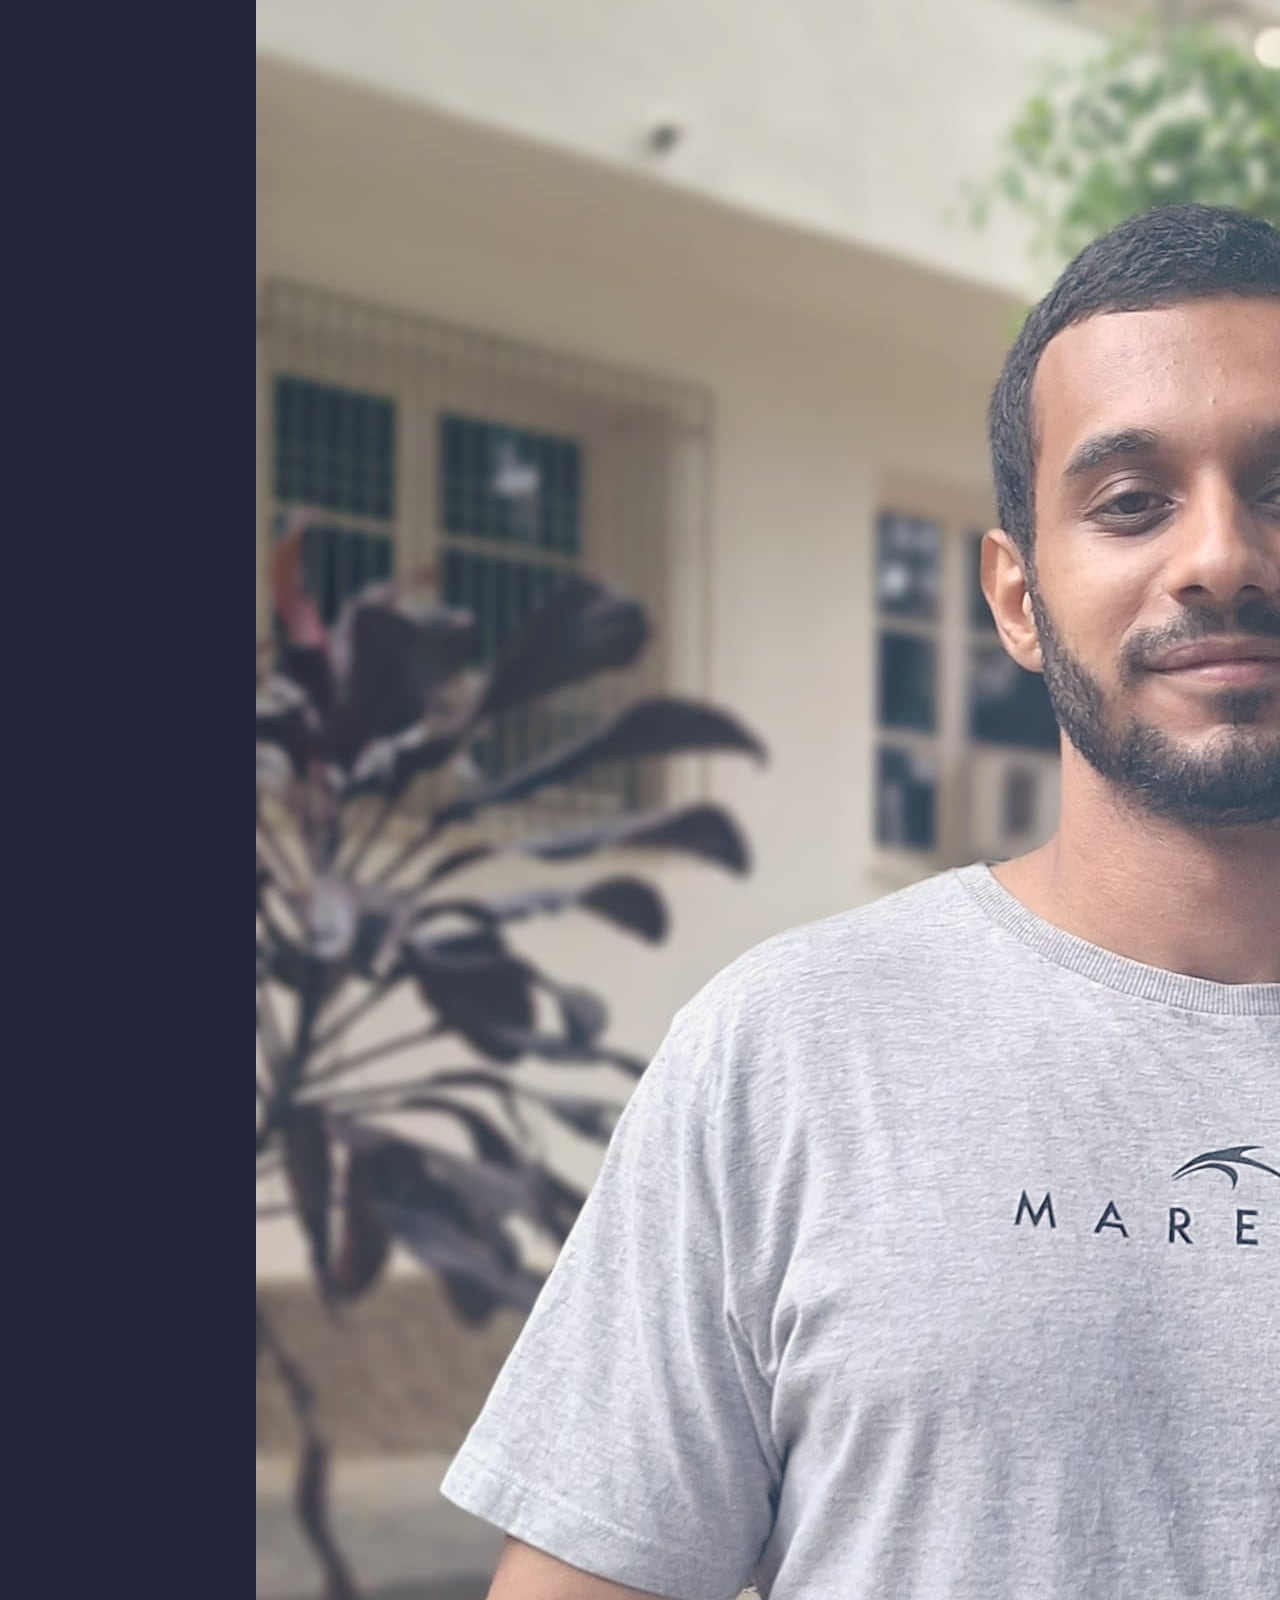
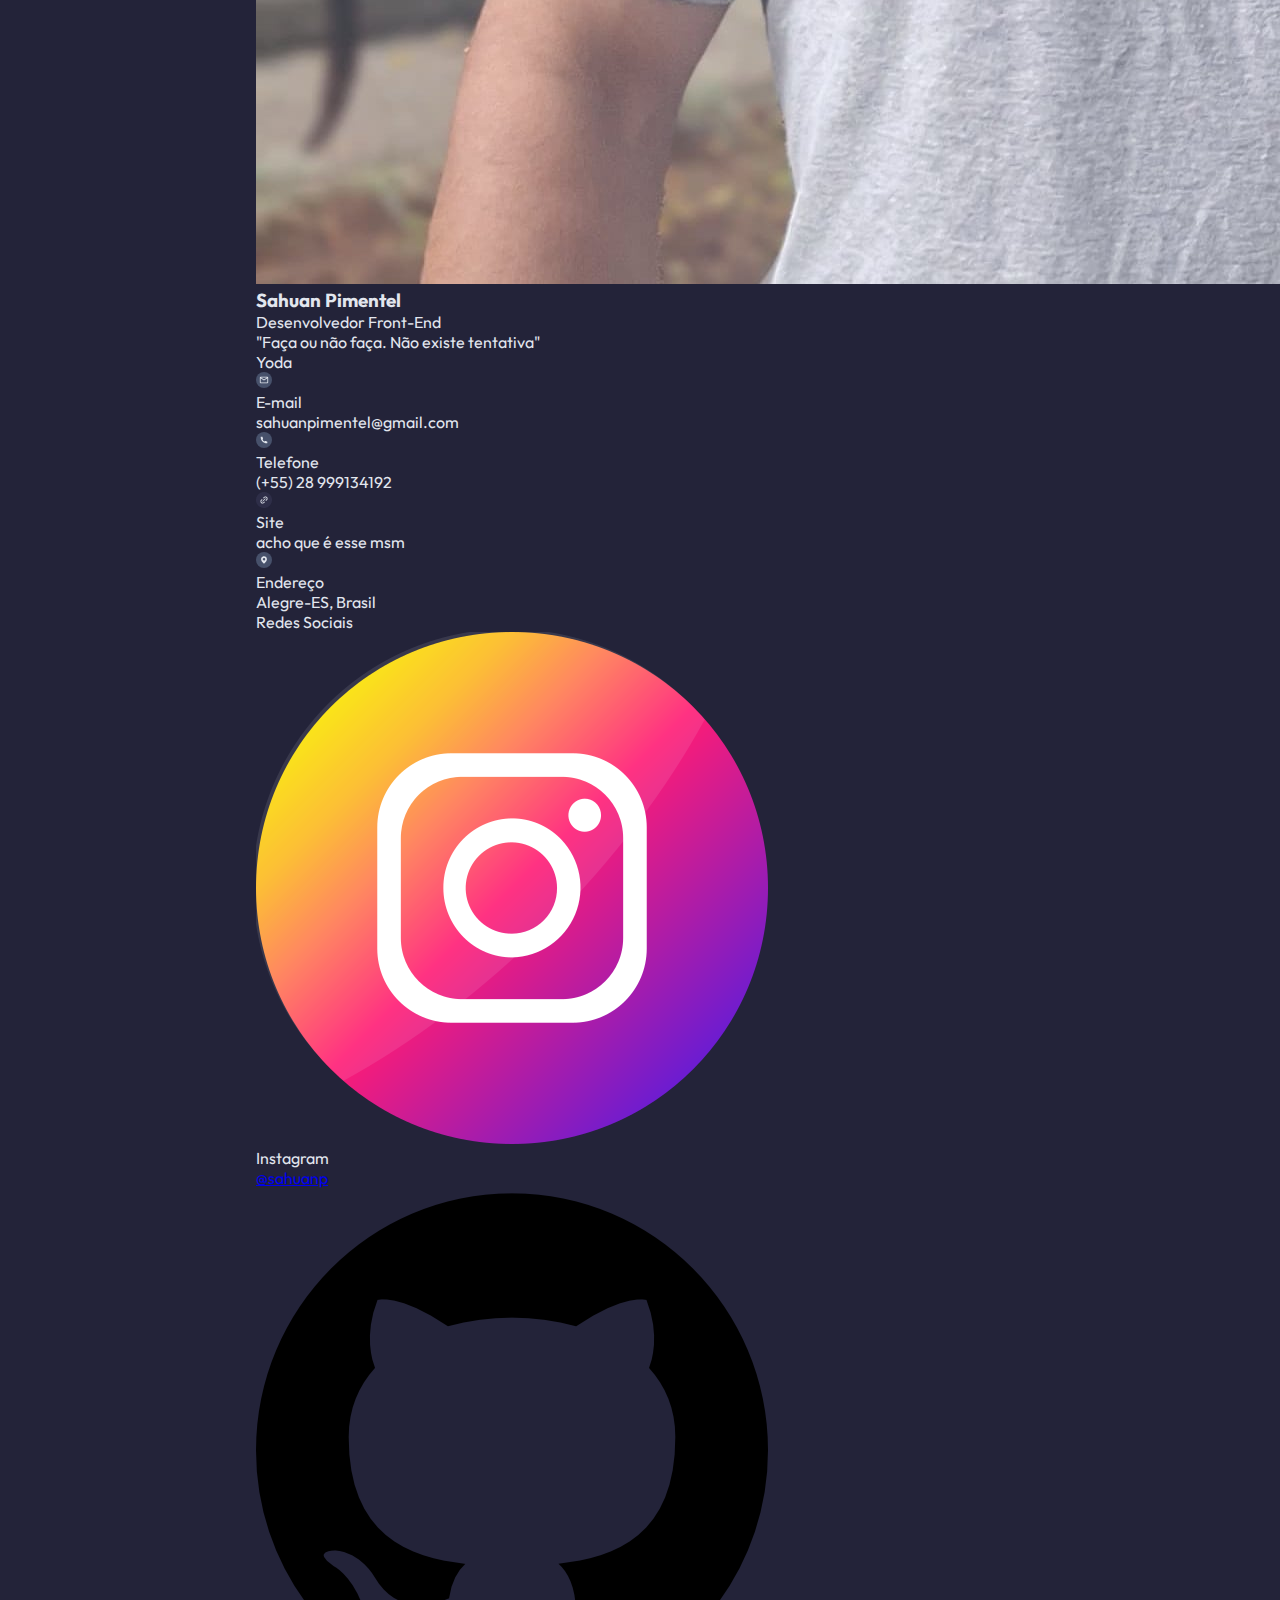
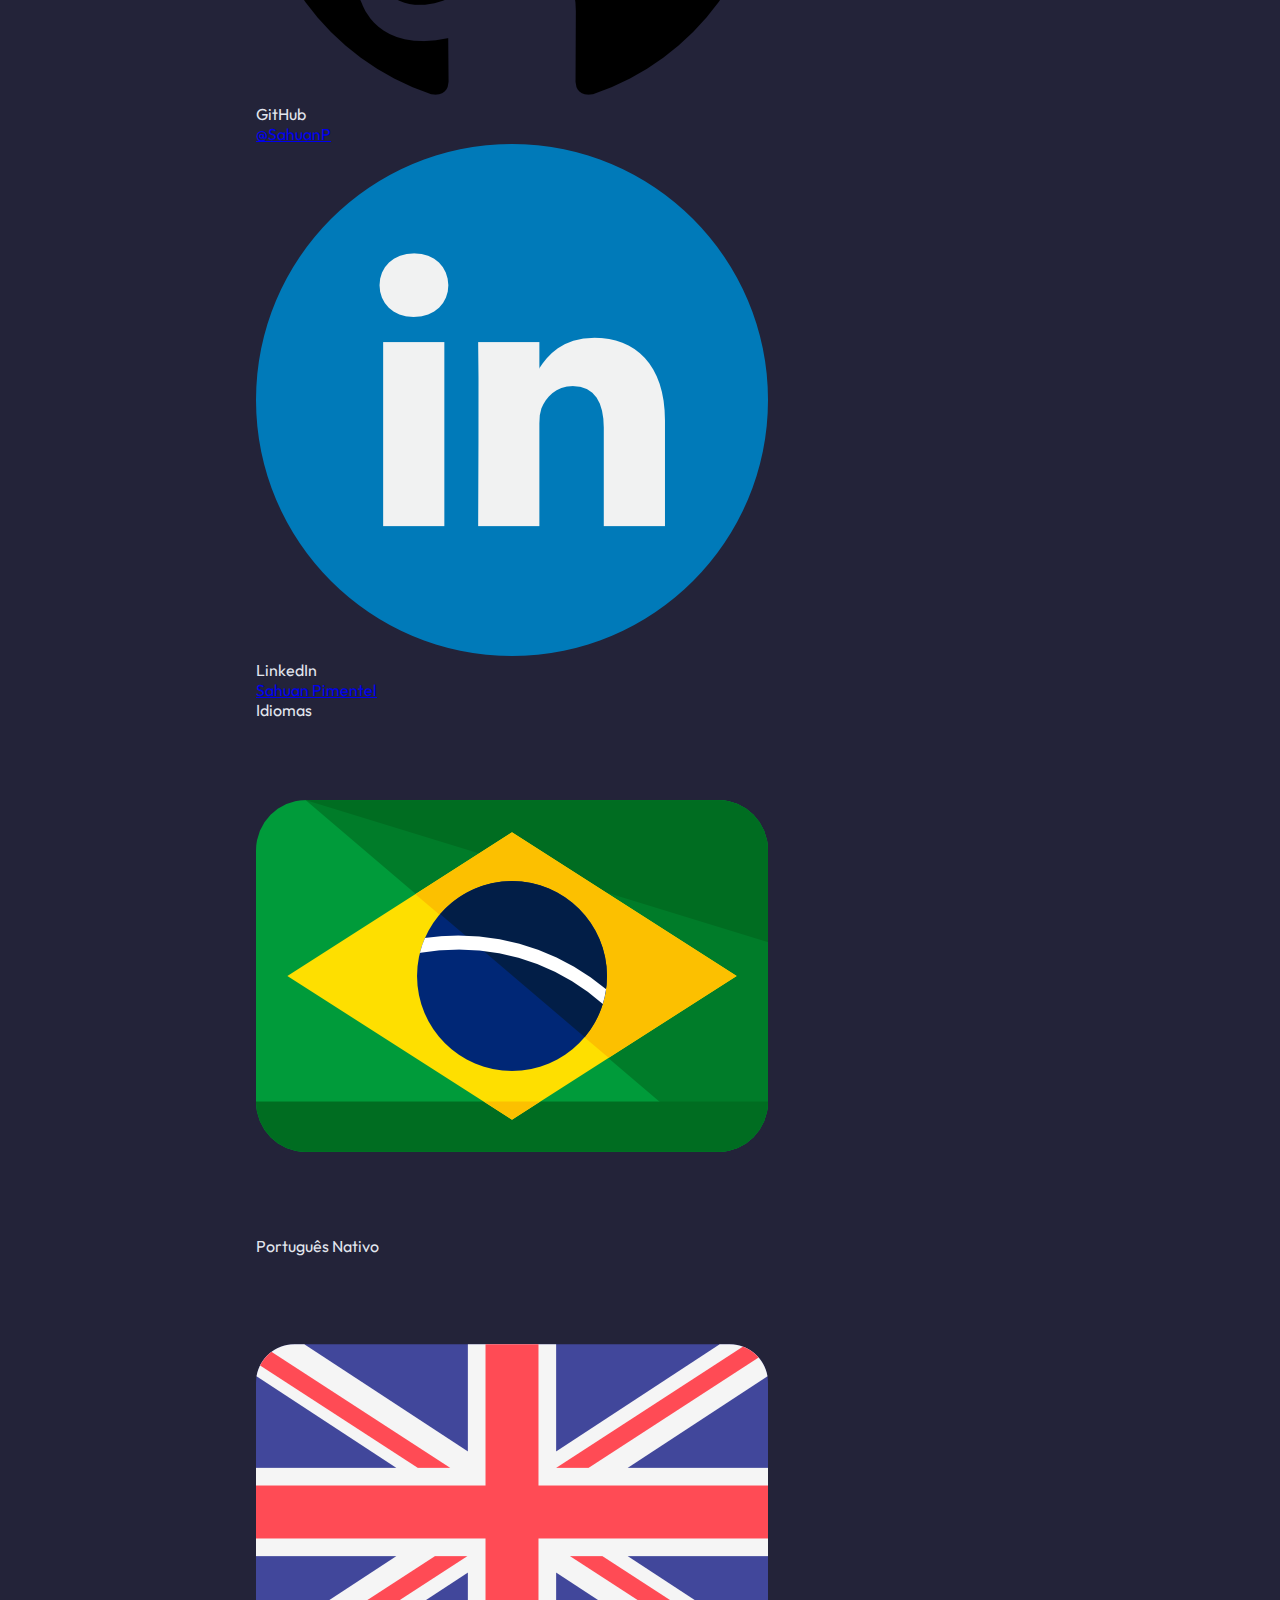
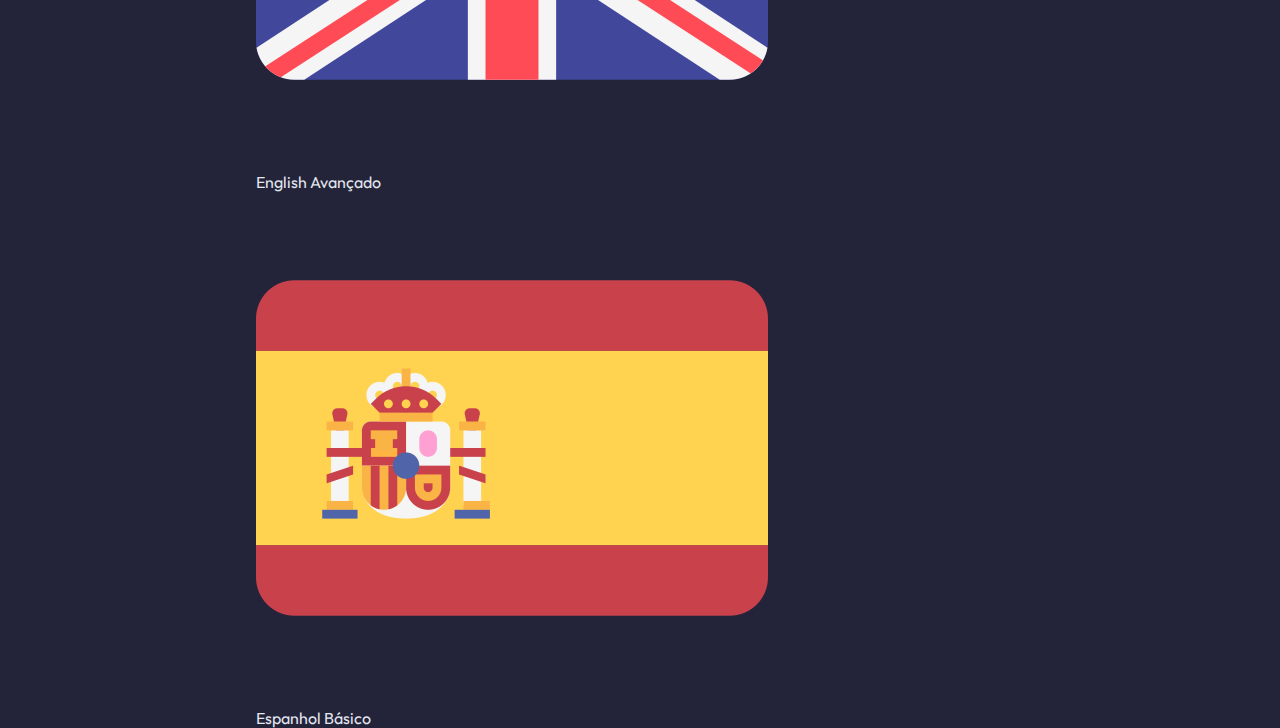
<file: index.html>
<!DOCTYPE html>
<html lang="pt-br">
  <head>
    <meta charset="UTF-8" />
    <meta name="viewport" content="width=device-width, initial-scale=1.0" />
    <link rel="stylesheet" href="./style.css" />
    <title>Sahuan Currículo</title>
  </head>
  <body>
    <div class="aside-container">
      <div class="profile-pic">
        <img src="./img/Sahuan Frente retrato.jpg" alt="Foto Sahuan" />
      </div>

      <header>
        <h3>Sahuan Pimentel</h3>
        <span>Desenvolvedor Front-End</span>
      </header>

      <div class="quote">
        <p>"Faça ou não faça. Não existe tentativa"</p>
        <span>Yoda</span>
      </div>

      <div class="group contact">
        <div class="contact-row">
          <img src="./img/mail.svg" alt="Ícone de E-mail" />
          <div class="contact-info">
            <span>E-mail</span>
            <p>sahuanpimentel@gmail.com</p>
          </div>
        </div>
        <div class="contact-row">
          <img src="./img/Phone.svg" alt="Ícone de Telefone" />
          <div class="contact-info">
            <span>Telefone</span>
            <p>(+55) 28 999134192</p>
          </div>
        </div>
        <div class="contact-row">
          <img src="./img/Link.png" alt="Ícone de Site" />
          <div class="contact-info">
            <span>Site</span>
            <p>acho que é esse msm</p>
          </div>
        </div>
        <div class="contact-row">
          <img src="./img/Location.svg" alt="Ícone de Local" />
          <div class="contact-info">
            <span>Endereço</span>
            <p>Alegre-ES, Brasil</p>
          </div>
        </div>
      </div>

      <div class="group socials">
        <span>Redes Sociais</span>
        <div class="social-row">
          <img src="./img/instagram.png" alt="Ícone do Instagram" />
          <div class="social-info">
            <span>Instagram</span>
            <p><a href="#">@sahuanp</a></p>
          </div>
        </div>
        <div class="social-row">
          <img src="./img/github.png" alt="Ícone do GitHub" />
          <div class="social-info">
            <span>GitHub</span>
            <p><a href="#">@SahuanP</a></p>
          </div>
        </div>
        <div class="social-row">
          <img src="./img/linkedin.png" alt="Ícone do LinkedIn" />
          <div class="social-info">
            <span>LinkedIn</span>
            <p><a href="#">Sahuan Pimentel</a></p>
          </div>
        </div>
      </div>

      <div class="group languages">
        <span>Idiomas</span>
        <div class="language-row">
          <img src="./img/brasil.png" alt="Bandeira do Brasil" />
          <div class="language-info">
            <span>Português</span>
            <span>Nativo</span>
          </div>
        </div>
        <div class="language-row">
          <img src="./img/reino-unido.png" alt="Bandeira UK" />
          <div class="language-info">
            <span>English</span>
            <span>Avançado</span>
          </div>
        </div>
        <div class="language-row">
          <img src="./img/espanha.png" alt="Bandeira da Espanha" />
          <div class="language-info">
            <span>Espanhol</span>
            <span>Básico</span>
          </div>
        </div>
      </div>
    </div>
  </body>
</html>
</file>
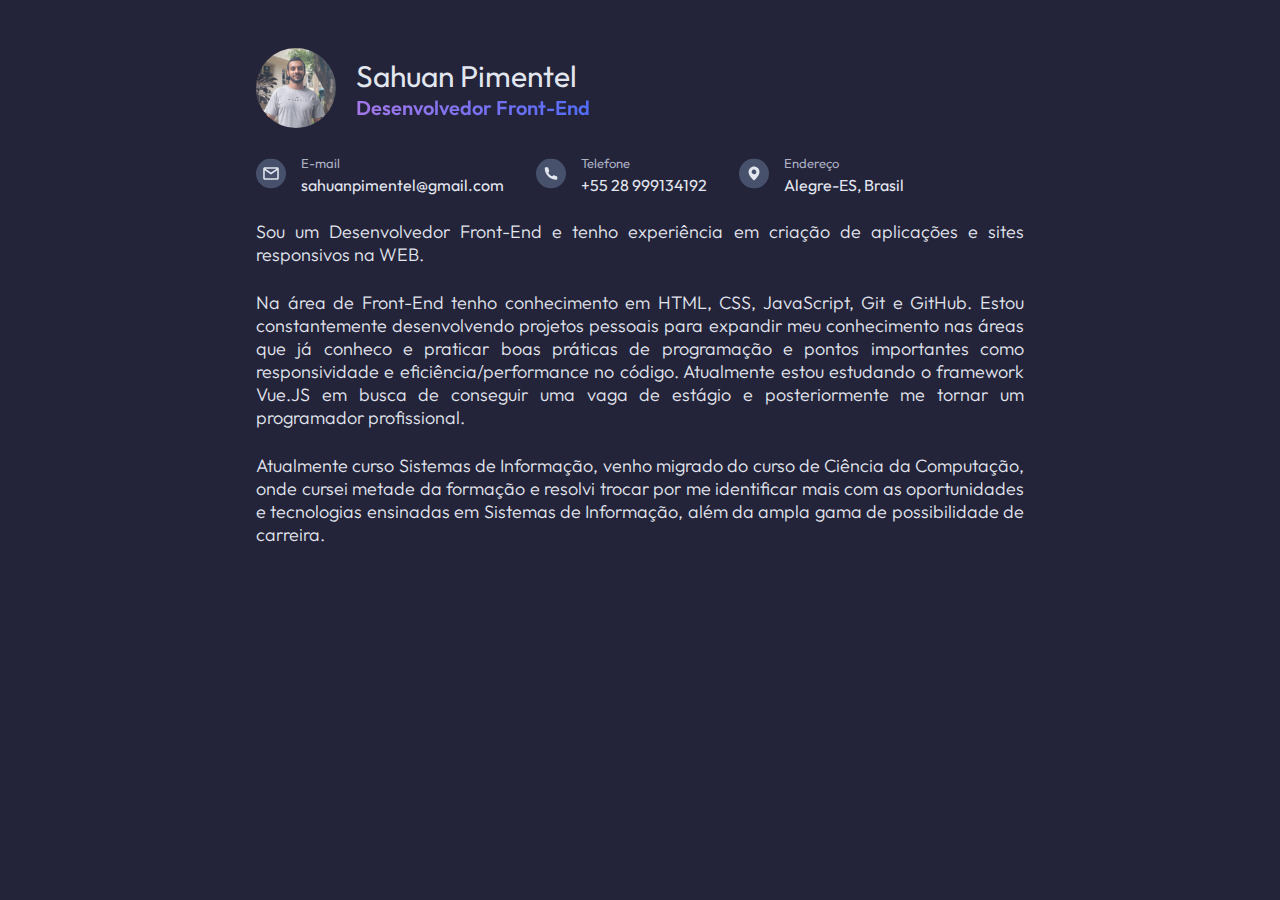
<file: cover-letter.html>
<!DOCTYPE html>
<html lang="pt-br">
  <head>
    <meta charset="UTF-8" />
    <meta name="viewport" content="width=device-width, initial-scale=1.0" />
    <link rel="stylesheet" href="./style.css" />
    <title>Sahuan Cover Letter</title>
  </head>
  <body>
    <header>
      <div class="header-content">
        <div class="header-main">
          <img
            src="./img/Sahuan Frente retrato.jpg"
            alt="Sahuan Pimentel Foto"
          />
          <div class="header-main-info">
            <p>Sahuan Pimentel</p>
            <span>Desenvolvedor Front-End</span>
          </div>
        </div>

        <div class="contacts">
          <div class="column">
            <img src="./img/mail.svg" alt="Ícone de E-mail" />
            <div class="info">
              <span>E-mail</span>
              <p>sahuanpimentel@gmail.com</p>
            </div>
          </div>
          <div class="column">
            <img src="./img/Phone.svg" alt="Ícone de Telefone" />
            <div class="info">
              <span>Telefone</span>
              <p>+55 28 999134192</p>
            </div>
          </div>
          <div class="column">
            <img src="./img/Location.svg" alt="Ícone de Local" />
            <div class="info">
              <span>Endereço</span>
              <p>Alegre-ES, Brasil</p>
            </div>
          </div>
        </div>
      </div>
    </header>

    <section>
      <div class="cover-main-content">
        <p>
          Sou um Desenvolvedor Front-End e tenho experiência em criação de
          aplicações e sites responsivos na WEB.
        </p>
        <p>
          Na área de Front-End tenho conhecimento em HTML, CSS, JavaScript, Git
          e GitHub. Estou constantemente desenvolvendo projetos pessoais para
          expandir meu conhecimento nas áreas que já conheco e praticar boas
          práticas de programação e pontos importantes como responsividade e
          eficiência/performance no código. Atualmente estou estudando o
          framework Vue.JS em busca de conseguir uma vaga de estágio e
          posteriormente me tornar um programador profissional.
        </p>
        <p>
          Atualmente curso Sistemas de Informação, venho migrado do curso de
          Ciência da Computação, onde cursei metade da formação e resolvi trocar
          por me identificar mais com as oportunidades e tecnologias ensinadas
          em Sistemas de Informação, além da ampla gama de possibilidade de
          carreira.
        </p>
      </div>
    </section>
  </body>
</html>
</file>
<file: style.css>
@import url("https://fonts.googleapis.com/css2?family=Inter:ital,opsz,wght@0,14..32,100..900;1,14..32,100..900&family=League+Gothic&family=Outfit:wght@100..900&family=Poppins:ital,wght@0,100;0,200;0,300;0,400;0,500;0,600;0,700;0,800;0,900;1,100;1,200;1,300;1,400;1,500;1,600;1,700;1,800;1,900&display=swap");
:root {
  --Darkest: #232339;
  --lightest: #e2e6ee;
  --primary-gradient-color1: #a478e8;
  --primary-gradient-color2: #516cf7;
  --gray-light: #acb1c3;
}
* {
  margin: 0;
  padding: 0;
  box-sizing: border-box;
  font-family: "Outfit", sans-serif;
}

/*Cover Letter Styles*/
body {
  background-color: var(--Darkest);
  color: var(--lightest);
  max-width: 100vw;
  padding-left: 20vw;
  padding-right: 20vw;
  text-align: justify;
}
header {
  & .header-content {
    margin: 48px 0px 24px 0px;

    & .header-main {
      display: flex;
      align-items: center;
      margin-bottom: 24px;
      & img {
        max-width: 80px;
        border-radius: 50%;
        margin-right: 20px;
      }

      & .header-main-info {
        height: 100%;
        & p {
          font-weight: 400;
          font-size: 30px;
        }

        & span {
          background-image: linear-gradient(
            to right,
            var(--primary-gradient-color1),
            var(--primary-gradient-color2)
          );
          background-clip: text;
          color: transparent;
          font-weight: 600;
          font-size: 20px;
        }
      }
    }

    & .contacts {
      display: flex;

      & .column {
        display: flex;
        margin-right: 32px;

        & img {
          width: 30px;
        }

        & .info {
          margin-left: 15px;

          & span {
            color: var(--gray-light);
            font-size: 13px;
          }

          & p {
            margin-top: 3px;
            font-weight: 400;
          }
        }
      }
    }
  }
}

body {
  & section {
    .cover-main-content {
      margin-top: 25px;

      & p {
        margin-bottom: 25px;
        font-weight: 300;
        font-size: large;
      }
    }
  }
}
</file>
